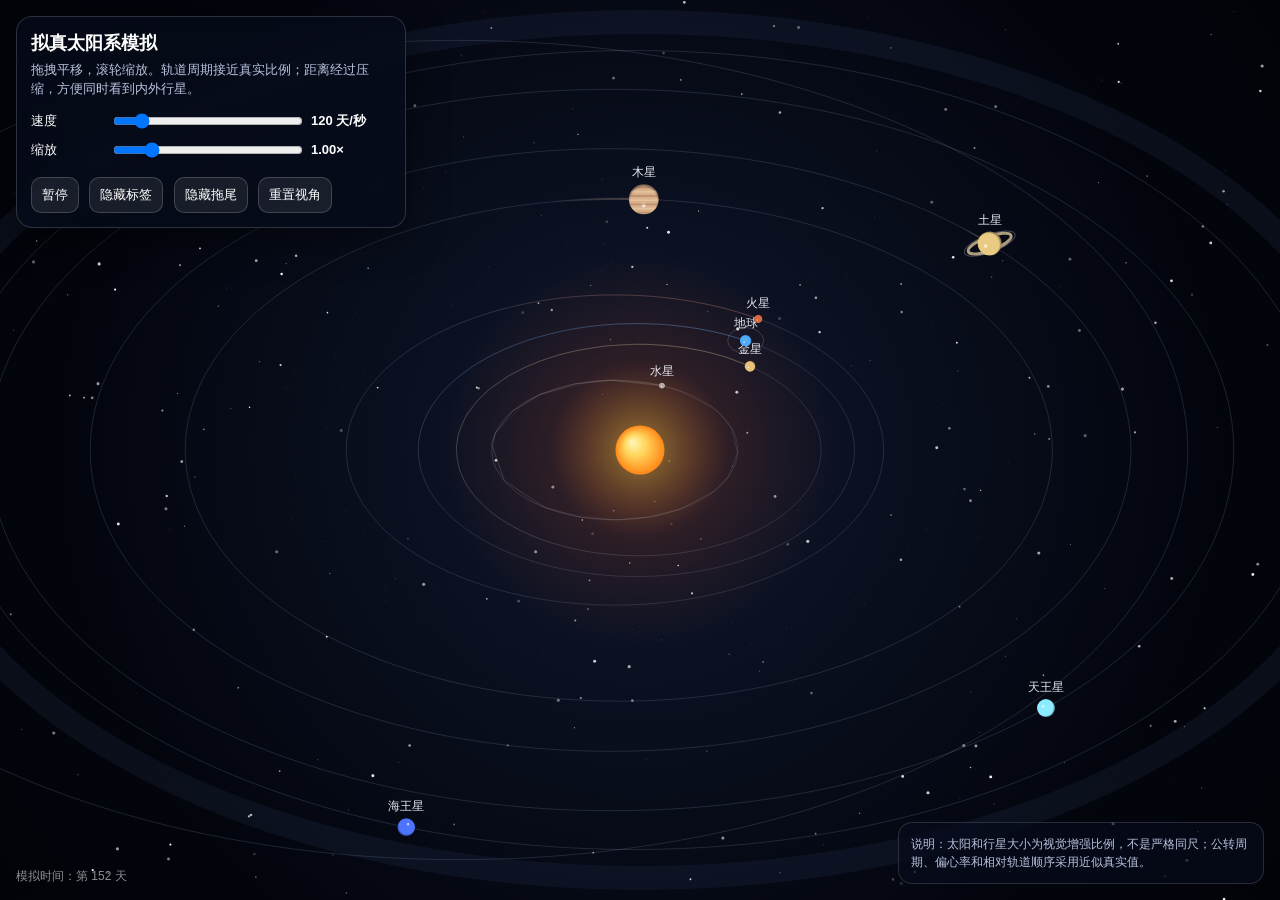
<file: 新建 文本文档.html>
<!DOCTYPE html>
<html lang="zh-CN">
<head>
  <meta charset="UTF-8" />
  <meta name="viewport" content="width=device-width, initial-scale=1.0" />
  <title>太阳系模拟</title>
  <style>
    html, body {
      margin: 0;
      width: 100%;
      height: 100%;
      overflow: hidden;
      background: #02040b;
      color: white;
      font-family: Arial, Helvetica, sans-serif;
    }

    #space {
      position: fixed;
      inset: 0;
      width: 100vw;
      height: 100vh;
      display: block;
      background: radial-gradient(circle at center, #10182e 0%, #03050d 45%, #000 100%);
    }

    #panel {
      position: fixed;
      left: 16px;
      top: 16px;
      z-index: 10;
      width: min(360px, calc(100vw - 32px));
      padding: 14px;
      border: 1px solid rgba(255,255,255,.16);
      border-radius: 16px;
      background: rgba(7, 12, 28, .78);
      box-shadow: 0 10px 40px rgba(0,0,0,.45);
      backdrop-filter: blur(10px);
      user-select: none;
    }

    #panel h1 {
      margin: 0 0 6px;
      font-size: 18px;
    }

    #panel p {
      margin: 0 0 12px;
      color: #b8c3dd;
      font-size: 13px;
      line-height: 1.45;
    }

    .row {
      display: grid;
      grid-template-columns: 70px 1fr 80px;
      gap: 10px;
      align-items: center;
      margin: 9px 0;
      font-size: 13px;
    }

    input { width: 100%; }

    button {
      margin: 8px 6px 0 0;
      padding: 8px 10px;
      border-radius: 10px;
      border: 1px solid rgba(255,255,255,.18);
      background: rgba(255,255,255,.08);
      color: white;
      cursor: pointer;
    }

    button:hover { background: rgba(255,255,255,.16); }

    #tip {
      position: fixed;
      right: 16px;
      bottom: 16px;
      z-index: 10;
      max-width: 340px;
      padding: 12px;
      border-radius: 14px;
      background: rgba(7, 12, 28, .74);
      border: 1px solid rgba(255,255,255,.14);
      color: #b8c3dd;
      font-size: 12px;
      line-height: 1.5;
    }

    #error {
      display: none;
      position: fixed;
      left: 50%;
      top: 50%;
      transform: translate(-50%, -50%);
      z-index: 20;
      max-width: 520px;
      padding: 18px;
      border-radius: 16px;
      background: rgba(90, 0, 0, .84);
      border: 1px solid rgba(255,255,255,.25);
      line-height: 1.5;
    }

    @media (max-width: 700px) {
      #tip { display: none; }
      #panel { font-size: 12px; }
    }
  </style>
</head>
<body>
  <canvas id="space"></canvas>

  <div id="panel">
    <h1>拟真太阳系模拟</h1>
    <p>拖拽平移，滚轮缩放。轨道周期接近真实比例；距离经过压缩，方便同时看到内外行星。</p>

    <div class="row">
      <span>速度</span>
      <input id="speed" type="range" min="0" max="1000" step="1" value="120">
      <strong id="speedText">120 天/秒</strong>
    </div>

    <div class="row">
      <span>缩放</span>
      <input id="zoom" type="range" min="0.45" max="3.5" step="0.01" value="1">
      <strong id="zoomText">1.00×</strong>
    </div>

    <button id="pauseBtn">暂停</button>
    <button id="labelBtn">隐藏标签</button>
    <button id="trailBtn">隐藏拖尾</button>
    <button id="resetBtn">重置视角</button>
  </div>

  <div id="tip">
    说明：太阳和行星大小为视觉增强比例，不是严格同尺；公转周期、偏心率和相对轨道顺序采用近似真实值。
  </div>

  <div id="error"></div>

  <script>
    try {
      const canvas = document.getElementById('space');
      const ctx = canvas.getContext('2d');
      const speedInput = document.getElementById('speed');
      const zoomInput = document.getElementById('zoom');
      const speedText = document.getElementById('speedText');
      const zoomText = document.getElementById('zoomText');
      const pauseBtn = document.getElementById('pauseBtn');
      const labelBtn = document.getElementById('labelBtn');
      const trailBtn = document.getElementById('trailBtn');
      const resetBtn = document.getElementById('resetBtn');
      const TAU = Math.PI * 2;

      let W = 1;
      let H = 1;
      let DPR = 1;
      let timeDays = 0;
      let lastTime = performance.now();
      let paused = false;
      let showLabels = true;
      let showTrails = true;
      let cameraX = 0;
      let cameraY = 0;
      let dragging = false;
      let px = 0;
      let py = 0;
      let stars = [];

      const planets = [
        { name: '水星', au: 0.387, days: 87.97, e: 0.2056, size: 3, color: '#b8aaa0', phase: 0.3, trail: [] },
        { name: '金星', au: 0.723, days: 224.70, e: 0.0068, size: 5.4, color: '#e8c17a', phase: 1.1, trail: [] },
        { name: '地球', au: 1.000, days: 365.26, e: 0.0167, size: 5.8, color: '#4fa8ff', phase: 2.6, trail: [], moon: true },
        { name: '火星', au: 1.524, days: 686.98, e: 0.0934, size: 4.2, color: '#d56a42', phase: 3.8, trail: [] },
        { name: '木星', au: 5.203, days: 4332.59, e: 0.0489, size: 15, color: '#d9b08a', phase: 4.5, trail: [] },
        { name: '土星', au: 9.537, days: 10759.22, e: 0.0565, size: 12, color: '#e8ca82', phase: 5.4, trail: [], rings: true },
        { name: '天王星', au: 19.191, days: 30688.5, e: 0.0463, size: 9, color: '#8cecff', phase: 0.8, trail: [] },
        { name: '海王星', au: 30.07, days: 60182, e: 0.0097, size: 8.8, color: '#4d74ff', phase: 1.9, trail: [] },
        { name: '冥王星', au: 39.48, days: 90560, e: 0.2488, size: 2.3, color: '#c8b29a', phase: 2.9, trail: [] }
      ];

      function resize() {
        W = Math.max(320, window.innerWidth || document.documentElement.clientWidth || 800);
        H = Math.max(320, window.innerHeight || document.documentElement.clientHeight || 600);
        DPR = Math.min(window.devicePixelRatio || 1, 2);
        canvas.width = Math.floor(W * DPR);
        canvas.height = Math.floor(H * DPR);
        ctx.setTransform(DPR, 0, 0, DPR, 0, 0);
        makeStars();
      }

      function makeStars() {
        const count = Math.floor(W * H / 4200);
        stars = [];
        for (let i = 0; i < count; i++) {
          stars.push({
            x: Math.random() * W,
            y: Math.random() * H,
            r: Math.random() * 1.4 + 0.2,
            a: Math.random() * 0.7 + 0.25,
            t: Math.random() * TAU
          });
        }
      }

      function zoom() {
        return Number(zoomInput.value);
      }

      function orbitRadius(au) {
        const base = Math.min(W, H) * 0.075;
        return Math.log10(1 + au * 3.3) * base * 5.1 * zoom();
      }

      function center() {
        return { x: W / 2 + cameraX, y: H / 2 + cameraY };
      }

      function position(body) {
        const angle = timeDays / body.days * TAU + body.phase;
        const r0 = orbitRadius(body.au);
        const r = r0 * (1 - body.e * body.e) / (1 + body.e * Math.cos(angle));
        return {
          angle,
          x: Math.cos(angle) * r,
          y: Math.sin(angle) * r * 0.58
        };
      }

      function drawBackground(now) {
        ctx.clearRect(0, 0, W, H);
        const bg = ctx.createRadialGradient(W / 2, H / 2, 0, W / 2, H / 2, Math.max(W, H));
        bg.addColorStop(0, '#10182e');
        bg.addColorStop(0.45, '#03050d');
        bg.addColorStop(1, '#000000');
        ctx.fillStyle = bg;
        ctx.fillRect(0, 0, W, H);

        for (const s of stars) {
          ctx.globalAlpha = Math.max(0.05, s.a + Math.sin(now / 800 + s.t) * 0.12);
          ctx.fillStyle = '#ffffff';
          ctx.beginPath();
          ctx.arc(s.x, s.y, s.r, 0, TAU);
          ctx.fill();
        }
        ctx.globalAlpha = 1;
      }

      function drawSun(cx, cy, now) {
        const r = 24 * Math.sqrt(zoom()) * (1 + Math.sin(now / 700) * 0.025);

        const glow = ctx.createRadialGradient(cx, cy, 0, cx, cy, r * 8);
        glow.addColorStop(0, 'rgba(255, 246, 170, .95)');
        glow.addColorStop(0.12, 'rgba(255, 170, 45, .45)');
        glow.addColorStop(0.45, 'rgba(255, 90, 20, .13)');
        glow.addColorStop(1, 'rgba(255, 90, 20, 0)');
        ctx.fillStyle = glow;
        ctx.beginPath();
        ctx.arc(cx, cy, r * 8, 0, TAU);
        ctx.fill();

        const sun = ctx.createRadialGradient(cx - r * 0.35, cy - r * 0.35, 0, cx, cy, r);
        sun.addColorStop(0, '#fff9bc');
        sun.addColorStop(0.45, '#ffd45a');
        sun.addColorStop(1, '#ff8718');
        ctx.fillStyle = sun;
        ctx.beginPath();
        ctx.arc(cx, cy, r, 0, TAU);
        ctx.fill();
      }

      function drawOrbit(body, cx, cy) {
        ctx.strokeStyle = 'rgba(190, 210, 255, .14)';
        ctx.lineWidth = 1;
        ctx.beginPath();
        for (let i = 0; i <= 240; i++) {
          const angle = i / 240 * TAU;
          const r0 = orbitRadius(body.au);
          const r = r0 * (1 - body.e * body.e) / (1 + body.e * Math.cos(angle));
          const x = cx + Math.cos(angle) * r;
          const y = cy + Math.sin(angle) * r * 0.58;
          if (i === 0) ctx.moveTo(x, y);
          else ctx.lineTo(x, y);
        }
        ctx.closePath();
        ctx.stroke();
      }

      function drawAsteroids(cx, cy) {
        const inner = orbitRadius(2.1);
        const outer = orbitRadius(3.3);
        ctx.fillStyle = 'rgba(210, 195, 170, .28)';
        for (let i = 0; i < 420; i++) {
          const a = (i * 2.399963 + Math.sin(i) * 0.1) % TAU;
          const f = (Math.sin(i * 17.17) + 1) / 2;
          const r = inner + (outer - inner) * f;
          const x = cx + Math.cos(a) * r;
          const y = cy + Math.sin(a) * r * 0.58;
          ctx.globalAlpha = 0.07 + (i % 10) / 40;
          ctx.beginPath();
          ctx.arc(x, y, 0.45 + (i % 3) * 0.2, 0, TAU);
          ctx.fill();
        }
        ctx.globalAlpha = 1;
      }

      function drawKuiper(cx, cy) {
        const r1 = orbitRadius(35);
        const r2 = orbitRadius(50);
        ctx.strokeStyle = 'rgba(120, 170, 255, .06)';
        ctx.lineWidth = Math.max(12, 24 * zoom());
        ctx.beginPath();
        ctx.ellipse(cx, cy, (r1 + r2) / 2, (r1 + r2) / 2 * 0.58, 0, 0, TAU);
        ctx.stroke();
      }

      function drawRings(x, y, r) {
        ctx.save();
        ctx.translate(x, y);
        ctx.rotate(-0.36);
        ctx.strokeStyle = 'rgba(235, 214, 165, .72)';
        ctx.lineWidth = Math.max(1.4, r * 0.25);
        ctx.beginPath();
        ctx.ellipse(0, 0, r * 1.9, r * 0.58, 0, 0, TAU);
        ctx.stroke();
        ctx.strokeStyle = 'rgba(255,255,255,.25)';
        ctx.lineWidth = 1;
        ctx.beginPath();
        ctx.ellipse(0, 0, r * 2.25, r * 0.73, 0, 0, TAU);
        ctx.stroke();
        ctx.restore();
      }

      function drawPlanet(body, cx, cy, now) {
        const p = position(body);
        const x = cx + p.x;
        const y = cy + p.y;
        const r = Math.max(1.2, body.size * Math.sqrt(zoom()));

        body.trail.push({ x, y });
        if (body.trail.length > 130) body.trail.shift();

        if (showTrails && body.trail.length > 2) {
          ctx.lineWidth = Math.max(1, r * 0.15);
          for (let i = 1; i < body.trail.length; i++) {
            const a = i / body.trail.length * 0.28;
            ctx.globalAlpha = a;
            ctx.strokeStyle = body.color;
            ctx.beginPath();
            ctx.moveTo(body.trail[i - 1].x, body.trail[i - 1].y);
            ctx.lineTo(body.trail[i].x, body.trail[i].y);
            ctx.stroke();
          }
          ctx.globalAlpha = 1;
        }

        if (body.rings) drawRings(x, y, r);

        const light = Math.atan2(cy - y, cx - x);
        const g = ctx.createRadialGradient(
          x + Math.cos(light) * r * .45,
          y + Math.sin(light) * r * .45,
          0,
          x,
          y,
          r * 1.25
        );
        g.addColorStop(0, '#ffffff');
        g.addColorStop(0.16, body.color);
        g.addColorStop(0.72, body.color);
        g.addColorStop(1, 'rgba(0,0,0,.78)');
        ctx.fillStyle = g;
        ctx.beginPath();
        ctx.arc(x, y, r, 0, TAU);
        ctx.fill();

        if (body.name === '木星') {
          ctx.save();
          ctx.beginPath();
          ctx.arc(x, y, r, 0, TAU);
          ctx.clip();
          ctx.globalAlpha = .28;
          for (let k = -3; k <= 3; k++) {
            ctx.fillStyle = k % 2 ? '#6b432d' : '#fff1ce';
            ctx.fillRect(x - r, y + k * r * .28, r * 2, r * .12);
          }
          ctx.restore();
        }

        if (body.name === '地球') {
          ctx.save();
          ctx.beginPath();
          ctx.arc(x, y, r, 0, TAU);
          ctx.clip();
          ctx.globalAlpha = .38;
          ctx.fillStyle = '#68df88';
          for (let k = 0; k < 4; k++) {
            ctx.beginPath();
            ctx.ellipse(
              x + Math.sin(now / 1200 + k * 1.7) * r * .5,
              y + Math.cos(now / 1600 + k) * r * .32,
              r * .22,
              r * .1,
              k,
              0,
              TAU
            );
            ctx.fill();
          }
          ctx.restore();
        }

        if (body.moon) {
          const ma = timeDays / 27.32 * TAU + 0.6;
          const md = 18 * Math.sqrt(zoom());
          const mx = x + Math.cos(ma) * md;
          const my = y + Math.sin(ma) * md * .72;
          ctx.strokeStyle = 'rgba(255,255,255,.16)';
          ctx.lineWidth = 1;
          ctx.beginPath();
          ctx.ellipse(x, y, md, md * .72, 0, 0, TAU);
          ctx.stroke();
          ctx.fillStyle = '#d8d8d8';
          ctx.beginPath();
          ctx.arc(mx, my, 1.6 * Math.sqrt(zoom()), 0, TAU);
          ctx.fill();
        }

        if (showLabels) {
          ctx.font = '12px Arial, sans-serif';
          ctx.textAlign = 'center';
          ctx.fillStyle = 'rgba(245,248,255,.92)';
          ctx.fillText(body.name, x, y - r - 8);
        }
      }

      function drawTimeText() {
        ctx.font = '12px Arial, sans-serif';
        ctx.textAlign = 'left';
        ctx.fillStyle = 'rgba(255,255,255,.55)';
        ctx.fillText('模拟时间：第 ' + Math.floor(timeDays).toLocaleString('zh-CN') + ' 天', 16, H - 20);
      }

      function frame(now) {
        const dt = Math.min((now - lastTime) / 1000, 0.05);
        lastTime = now;
        if (!paused) timeDays += dt * Number(speedInput.value);

        speedText.textContent = speedInput.value + ' 天/秒';
        zoomText.textContent = Number(zoomInput.value).toFixed(2) + '×';

        drawBackground(now);
        const c = center();
        drawKuiper(c.x, c.y);
        for (const b of planets) drawOrbit(b, c.x, c.y);
        drawAsteroids(c.x, c.y);
        drawSun(c.x, c.y, now);
        for (const b of planets) drawPlanet(b, c.x, c.y, now);
        drawTimeText();

        requestAnimationFrame(frame);
      }

      pauseBtn.onclick = function () {
        paused = !paused;
        pauseBtn.textContent = paused ? '继续' : '暂停';
      };

      labelBtn.onclick = function () {
        showLabels = !showLabels;
        labelBtn.textContent = showLabels ? '隐藏标签' : '显示标签';
      };

      trailBtn.onclick = function () {
        showTrails = !showTrails;
        trailBtn.textContent = showTrails ? '隐藏拖尾' : '显示拖尾';
      };

      resetBtn.onclick = function () {
        cameraX = 0;
        cameraY = 0;
        zoomInput.value = '1';
        for (const b of planets) b.trail.length = 0;
      };

      canvas.addEventListener('pointerdown', function (e) {
        dragging = true;
        px = e.clientX;
        py = e.clientY;
      });

      window.addEventListener('pointermove', function (e) {
        if (!dragging) return;
        cameraX += e.clientX - px;
        cameraY += e.clientY - py;
        px = e.clientX;
        py = e.clientY;
      });

      window.addEventListener('pointerup', function () {
        dragging = false;
      });

      canvas.addEventListener('wheel', function (e) {
        e.preventDefault();
        const z = Number(zoomInput.value);
        const next = Math.max(0.45, Math.min(3.5, z * (e.deltaY < 0 ? 1.08 : 0.92)));
        zoomInput.value = next.toFixed(2);
      }, { passive: false });

      window.addEventListener('resize', resize);
      resize();
      requestAnimationFrame(frame);
    } catch (err) {
      const box = document.getElementById('error');
      box.style.display = 'block';
      box.textContent = '脚本运行出错：' + err.message;
      console.error(err);
    }
  </script>
</body>
</html>
</file>
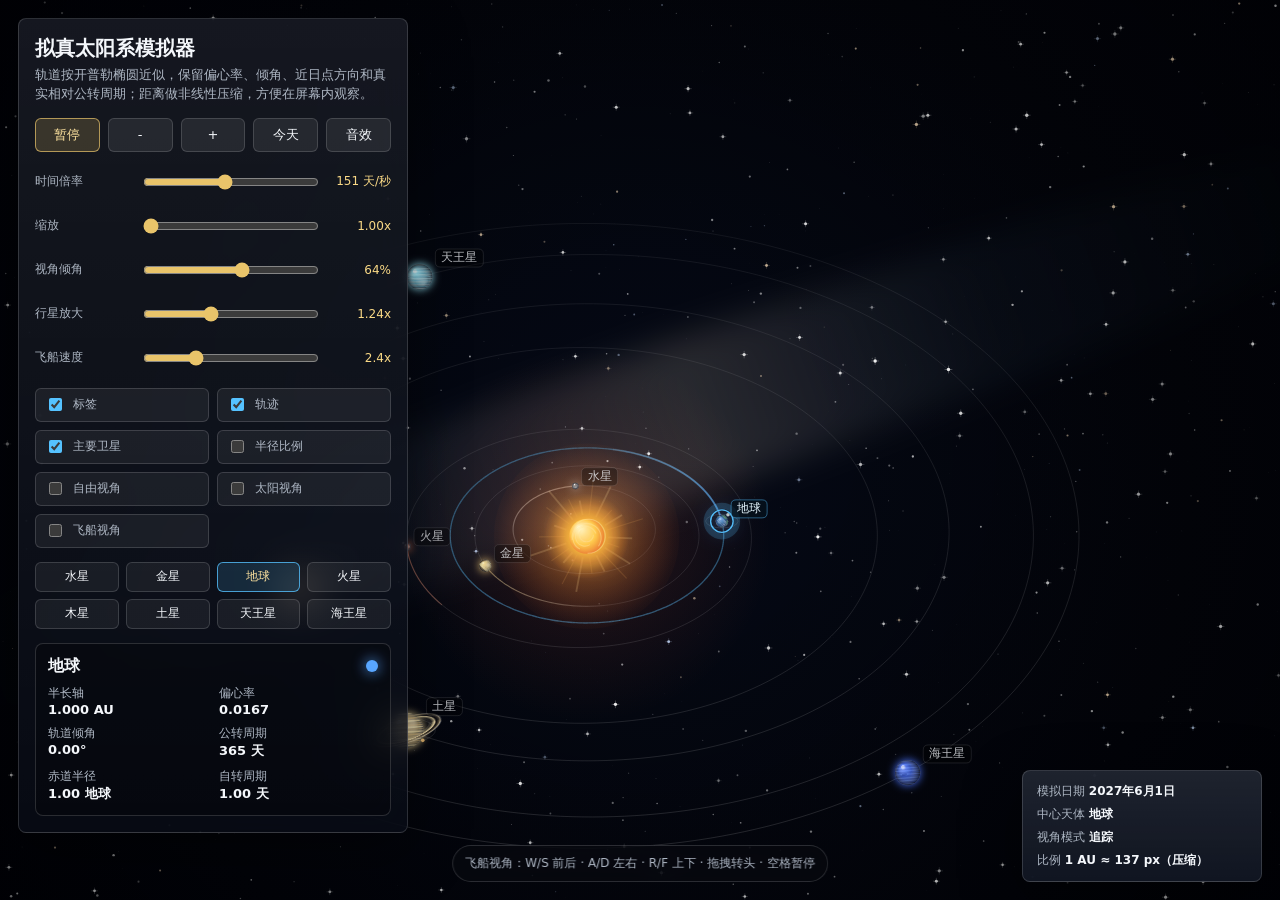
<file: Skill/solar-system.html>
<!doctype html>
<html lang="zh-CN">
<head>
  <meta charset="utf-8">
  <meta name="viewport" content="width=device-width, initial-scale=1">
  <title>拟真太阳系模拟器</title>
  <style>
    :root {
      color-scheme: dark;
      --panel: rgba(10, 14, 24, 0.78);
      --panel-strong: rgba(18, 23, 36, 0.92);
      --line: rgba(255, 255, 255, 0.15);
      --text: #f4f7fb;
      --muted: #aeb7c4;
      --accent: #e9c46a;
      --accent-2: #55c2ff;
      --danger: #ff7a7a;
      --shadow: 0 18px 60px rgba(0, 0, 0, 0.42);
      font-family: Inter, ui-sans-serif, system-ui, -apple-system, BlinkMacSystemFont, "Segoe UI", sans-serif;
    }

    * {
      box-sizing: border-box;
    }

    html,
    body {
      margin: 0;
      min-height: 100%;
      overflow: hidden;
      background: #02040a;
      color: var(--text);
    }

    #space {
      display: block;
      width: 100vw;
      height: 100vh;
      background:
        radial-gradient(circle at 42% 52%, rgba(253, 184, 19, 0.07), transparent 14%),
        radial-gradient(circle at 74% 14%, rgba(85, 194, 255, 0.08), transparent 18%),
        #02040a;
      cursor: grab;
    }

    #space:active {
      cursor: grabbing;
    }

    .hud {
      position: fixed;
      inset: 18px auto auto 18px;
      width: min(390px, calc(100vw - 36px));
      max-height: calc(100vh - 36px);
      overflow: auto;
      padding: 16px;
      border: 1px solid var(--line);
      border-radius: 8px;
      background:
        linear-gradient(180deg, rgba(255, 255, 255, 0.055), rgba(255, 255, 255, 0)),
        var(--panel);
      box-shadow: var(--shadow);
      backdrop-filter: blur(18px);
      scrollbar-width: thin;
    }

    .hud h1 {
      margin: 0 0 4px;
      font-size: 20px;
      font-weight: 720;
      letter-spacing: 0;
    }

    .hud p {
      margin: 0 0 14px;
      color: var(--muted);
      font-size: 13px;
      line-height: 1.45;
    }

    .row {
      display: grid;
      grid-template-columns: 96px 1fr auto;
      align-items: center;
      gap: 10px;
      min-height: 36px;
      margin: 8px 0;
    }

    label,
    .label {
      color: var(--muted);
      font-size: 12px;
    }

    input[type="range"] {
      width: 100%;
      accent-color: var(--accent);
    }

    .value {
      min-width: 64px;
      text-align: right;
      color: #f9d986;
      font-variant-numeric: tabular-nums;
      font-size: 12px;
    }

    .toolbar {
      display: grid;
      grid-template-columns: repeat(5, 1fr);
      gap: 8px;
      margin: 12px 0;
    }

    button {
      min-height: 34px;
      border: 1px solid var(--line);
      border-radius: 6px;
      background: rgba(255, 255, 255, 0.08);
      color: var(--text);
      font: inherit;
      font-size: 13px;
      cursor: pointer;
    }

    button:hover {
      border-color: rgba(255, 255, 255, 0.34);
      background: rgba(255, 255, 255, 0.13);
    }

    button.active {
      border-color: rgba(233, 196, 106, 0.7);
      background: rgba(233, 196, 106, 0.18);
      color: #ffe4a0;
    }

    .switches {
      display: grid;
      grid-template-columns: repeat(2, minmax(0, 1fr));
      gap: 8px;
      margin: 12px 0 14px;
    }

    .toggle {
      display: flex;
      align-items: center;
      gap: 8px;
      min-height: 34px;
      padding: 0 9px;
      border: 1px solid var(--line);
      border-radius: 6px;
      background: rgba(255, 255, 255, 0.06);
      color: var(--muted);
      font-size: 12px;
      user-select: none;
    }

    .toggle input {
      accent-color: var(--accent-2);
    }

    .planet-list {
      display: grid;
      grid-template-columns: repeat(4, minmax(0, 1fr));
      gap: 7px;
      margin-top: 12px;
    }

    .planet-pill {
      display: flex;
      align-items: center;
      justify-content: center;
      min-height: 30px;
      padding: 0 7px;
      border: 1px solid var(--line);
      border-radius: 6px;
      background: rgba(255, 255, 255, 0.06);
      color: var(--text);
      font-size: 12px;
      white-space: nowrap;
      overflow: hidden;
      text-overflow: ellipsis;
    }

    .planet-pill.active {
      border-color: rgba(85, 194, 255, 0.78);
      background: rgba(85, 194, 255, 0.15);
    }

    .readout {
      margin-top: 14px;
      padding: 12px;
      border: 1px solid var(--line);
      border-radius: 8px;
      background: rgba(0, 0, 0, 0.24);
    }

    .readout-title {
      display: flex;
      align-items: center;
      justify-content: space-between;
      gap: 12px;
      margin-bottom: 8px;
      font-weight: 700;
    }

    .swatch {
      flex: 0 0 auto;
      width: 12px;
      height: 12px;
      border-radius: 50%;
      box-shadow: 0 0 14px currentColor;
    }

    .stats {
      display: grid;
      grid-template-columns: 1fr 1fr;
      gap: 8px 12px;
      color: var(--muted);
      font-size: 12px;
    }

    .stats b {
      display: block;
      color: var(--text);
      font-size: 13px;
      font-weight: 650;
      font-variant-numeric: tabular-nums;
    }

    .status {
      position: fixed;
      right: 18px;
      bottom: 18px;
      display: grid;
      gap: 6px;
      min-width: 240px;
      padding: 12px 14px;
      border: 1px solid var(--line);
      border-radius: 8px;
      background:
        linear-gradient(180deg, rgba(255, 255, 255, 0.06), rgba(255, 255, 255, 0)),
        var(--panel-strong);
      box-shadow: var(--shadow);
      color: var(--muted);
      font-size: 12px;
      backdrop-filter: blur(18px);
    }

    .status b {
      color: var(--text);
      font-weight: 680;
      font-variant-numeric: tabular-nums;
    }

    .hint {
      position: fixed;
      left: 50%;
      bottom: 18px;
      translate: -50% 0;
      padding: 9px 12px;
      border: 1px solid var(--line);
      border-radius: 999px;
      background: rgba(8, 10, 16, 0.64);
      color: var(--muted);
      font-size: 12px;
      backdrop-filter: blur(12px);
      pointer-events: none;
      white-space: nowrap;
    }

    @media (max-width: 760px) {
      .hud {
        inset: 10px 10px auto;
        width: auto;
        max-height: 48vh;
        padding: 12px;
      }

      .row {
        grid-template-columns: 78px 1fr;
      }

      .row .value {
        grid-column: 2;
        justify-self: end;
        margin-top: -8px;
      }

      .planet-list {
        grid-template-columns: repeat(3, minmax(0, 1fr));
      }

      .status {
        right: 10px;
        bottom: 10px;
        min-width: 0;
        width: calc(100vw - 20px);
      }

      .hint {
        display: none;
      }
    }
  </style>
</head>
<body>
  <canvas id="space" aria-label="拟真太阳系模拟画布"></canvas>

  <aside class="hud" aria-label="模拟控制">
    <h1>拟真太阳系模拟器</h1>
    <p>轨道按开普勒椭圆近似，保留偏心率、倾角、近日点方向和真实相对公转周期；距离做非线性压缩，方便在屏幕内观察。</p>

    <div class="toolbar" role="group" aria-label="时间控制">
      <button id="play" class="active" title="播放或暂停">暂停</button>
      <button id="slower" title="降低时间倍率">-</button>
      <button id="faster" title="提高时间倍率">+</button>
      <button id="today" title="回到当前历元">今天</button>
      <button id="sound" title="开启或关闭孤寂太空音效">音效</button>
    </div>

    <div class="row">
      <label for="speed">时间倍率</label>
      <input id="speed" type="range" min="-2" max="7" step="0.01" value="2.18">
      <output class="value" id="speedValue">150 天/秒</output>
    </div>

    <div class="row">
      <label for="zoom">缩放</label>
      <input id="zoom" type="range" min="0.46" max="200" step="0.01" value="1">
      <output class="value" id="zoomValue">1.00x</output>
    </div>

    <div class="row">
      <label for="tilt">视角倾角</label>
      <input id="tilt" type="range" min="0.16" max="1" step="0.01" value="0.64">
      <output class="value" id="tiltValue">64%</output>
    </div>

    <div class="row">
      <label for="planetScale">行星放大</label>
      <input id="planetScale" type="range" min="0.55" max="2.4" step="0.01" value="1.24">
      <output class="value" id="planetScaleValue">1.24x</output>
    </div>

    <div class="row">
      <label for="shipSpeed">飞船速度</label>
      <input id="shipSpeed" type="range" min="0.2" max="8" step="0.1" value="2.4">
      <output class="value" id="shipSpeedValue">2.4x</output>
    </div>

    <div class="switches">
      <label class="toggle"><input id="labels" type="checkbox" checked> 标签</label>
      <label class="toggle"><input id="trails" type="checkbox" checked> 轨迹</label>
      <label class="toggle"><input id="moons" type="checkbox" checked> 主要卫星</label>
      <label class="toggle"><input id="trueSize" type="checkbox"> 半径比例</label>
      <label class="toggle"><input id="freeView" type="checkbox"> 自由视角</label>
      <label class="toggle"><input id="sunView" type="checkbox"> 太阳视角</label>
      <label class="toggle"><input id="shipView" type="checkbox"> 飞船视角</label>
    </div>

    <div class="planet-list" id="planetList" aria-label="选择追踪天体"></div>

    <section class="readout" aria-label="当前天体数据">
      <div class="readout-title">
        <span id="selectedName">地球</span>
        <span class="swatch" id="selectedSwatch"></span>
      </div>
      <div class="stats" id="stats"></div>
    </section>
  </aside>

  <div class="hint">飞船视角：W/S 前后 · A/D 左右 · R/F 上下 · 拖拽转头 · 空格暂停</div>

  <section class="status" aria-label="时间状态">
    <span>模拟日期 <b id="simDate"></b></span>
    <span>中心天体 <b id="focusName">地球</b></span>
    <span>视角模式 <b id="viewMode">追踪</b></span>
    <span>比例 <b id="scaleInfo"></b></span>
  </section>

  <script>
    const canvas = document.getElementById("space");
    const ctx = canvas.getContext("2d", { alpha: false });
    const dpr = Math.min(window.devicePixelRatio || 1, 2);

    const AU_KM = 149597870.7;
    const EARTH_RADIUS_KM = 6371;
    const J2000 = Date.UTC(2000, 0, 1, 12, 0, 0);
    const DEG = Math.PI / 180;

    const bodies = [
      { id: "mercury", name: "水星", a: 0.3871, e: 0.2056, i: 7.005, peri: 77.46, period: 87.969, radius: 0.383, day: 58.646, tilt: 0.03, phase: 252.25, color: "#b9aaa0", bands: ["#8b8078", "#ddd2c6"] },
      { id: "venus", name: "金星", a: 0.7233, e: 0.0068, i: 3.395, peri: 131.53, period: 224.701, radius: 0.949, day: -243.025, tilt: 177.4, phase: 181.98, color: "#d8b36a", bands: ["#9f7845", "#f0d186"] },
      { id: "earth", name: "地球", a: 1.0000, e: 0.0167, i: 0, peri: 102.94, period: 365.256, radius: 1, day: 0.997, tilt: 23.44, phase: 100.46, color: "#58a6ff", ocean: "#1b5fbd", land: "#4da96c", cloud: "#edf6ff" },
      { id: "mars", name: "火星", a: 1.5237, e: 0.0934, i: 1.85, peri: 336.04, period: 686.98, radius: 0.532, day: 1.026, tilt: 25.19, phase: 355.43, color: "#c96748", bands: ["#743e31", "#e59668"] },
      { id: "jupiter", name: "木星", a: 5.2028, e: 0.0489, i: 1.303, peri: 14.75, period: 4332.59, radius: 11.21, day: 0.414, tilt: 3.13, phase: 34.35, color: "#d8bb8a", bands: ["#9a6b48", "#e9d1a8", "#b88a5e", "#f2dfbf"] },
      { id: "saturn", name: "土星", a: 9.5388, e: 0.0565, i: 2.489, peri: 92.43, period: 10759.22, radius: 9.45, day: 0.444, tilt: 26.73, phase: 50.08, color: "#d9c38a", bands: ["#9f885d", "#ead8a3", "#c1a26b"], ring: true },
      { id: "uranus", name: "天王星", a: 19.1914, e: 0.0472, i: 0.773, peri: 170.96, period: 30688.5, radius: 4.01, day: -0.718, tilt: 97.77, phase: 314.05, color: "#8bd8e8", bands: ["#5fb7cf", "#d4fbff"] },
      { id: "neptune", name: "海王星", a: 30.0611, e: 0.0086, i: 1.77, peri: 44.97, period: 60182, radius: 3.88, day: 0.671, tilt: 28.32, phase: 304.35, color: "#466df3", bands: ["#2340a9", "#6e93ff"] }
    ];

    const moons = {
      earth: [{ name: "月球", period: 27.322, radius: 0.272, distance: 0.00257, color: "#c7c5bd", phase: 125 }],
      jupiter: [
        { name: "Io", period: 1.769, radius: 0.286, distance: 0.00282, color: "#e3c06a", phase: 40 },
        { name: "Eu", period: 3.551, radius: 0.245, distance: 0.00449, color: "#d4c4a8", phase: 132 },
        { name: "Ga", period: 7.155, radius: 0.413, distance: 0.00716, color: "#b8a28e", phase: 248 },
        { name: "Ca", period: 16.689, radius: 0.378, distance: 0.01259, color: "#7d766d", phase: 315 }
      ],
      saturn: [{ name: "Titan", period: 15.945, radius: 0.404, distance: 0.00817, color: "#d7a55e", phase: 76 }]
    };

    const ui = {
      play: document.getElementById("play"),
      slower: document.getElementById("slower"),
      faster: document.getElementById("faster"),
      today: document.getElementById("today"),
      sound: document.getElementById("sound"),
      speed: document.getElementById("speed"),
      zoom: document.getElementById("zoom"),
      tilt: document.getElementById("tilt"),
      planetScale: document.getElementById("planetScale"),
      shipSpeed: document.getElementById("shipSpeed"),
      labels: document.getElementById("labels"),
      trails: document.getElementById("trails"),
      moons: document.getElementById("moons"),
      trueSize: document.getElementById("trueSize"),
      freeView: document.getElementById("freeView"),
      sunView: document.getElementById("sunView"),
      shipView: document.getElementById("shipView"),
      speedValue: document.getElementById("speedValue"),
      zoomValue: document.getElementById("zoomValue"),
      tiltValue: document.getElementById("tiltValue"),
      planetScaleValue: document.getElementById("planetScaleValue"),
      shipSpeedValue: document.getElementById("shipSpeedValue"),
      planetList: document.getElementById("planetList"),
      selectedName: document.getElementById("selectedName"),
      selectedSwatch: document.getElementById("selectedSwatch"),
      stats: document.getElementById("stats"),
      simDate: document.getElementById("simDate"),
      focusName: document.getElementById("focusName"),
      viewMode: document.getElementById("viewMode"),
      scaleInfo: document.getElementById("scaleInfo")
    };

    let width = 0;
    let height = 0;
    let centerX = 0;
    let centerY = 0;
    let cameraX = 0;
    let cameraY = 0;
    let selected = bodies[2];
    let playing = true;
    let simDays = (Date.now() - J2000) / 86400000;
    let lastTime = performance.now();
    let stars = [];
    let pointer = null;
    let suppressClick = false;
    let viewYaw = 0;
    let viewPitch = 0.62;
    let viewCenter = { x: 0, y: 0, z: 0 };
    let viewCenterReady = false;
    let ship = { x: 0, y: -240, z: 70, yaw: 0, pitch: 0 };
    let keys = new Set();
    let audio = null;
    let positions = new Map();

    function resize() {
      width = innerWidth;
      height = innerHeight;
      canvas.width = Math.floor(width * dpr);
      canvas.height = Math.floor(height * dpr);
      canvas.style.width = `${width}px`;
      canvas.style.height = `${height}px`;
      ctx.setTransform(dpr, 0, 0, dpr, 0, 0);
      centerX = width * 0.5;
      centerY = height * 0.54;
      stars = makeStars(Math.floor(Math.min(1400, Math.max(460, width * height / 1250))));
    }

    function makeStars(count) {
      return Array.from({ length: count }, (_, index) => {
        const bright = Math.random() ** 2;
        return {
          x: Math.random() * width,
          y: Math.random() * height,
          r: 0.25 + bright * 1.45,
          a: 0.18 + bright * 0.82,
          tw: Math.random() * Math.PI * 2,
          parallax: 0.02 + Math.random() * 0.08,
          hue: index % 11 === 0 ? "#ffe2bd" : index % 13 === 0 ? "#c8ddff" : "#ffffff"
        };
      });
    }

    function daysPerSecond() {
      return Math.round(10 ** Number(ui.speed.value));
    }

    function distanceScale() {
      return Math.min(width, height) * 0.038 * Number(ui.zoom.value);
    }

    function orbitRadiusAU(au) {
      return Math.log1p(au * 2.22) * distanceScale() * 3.42;
    }

    function planetRadius(body) {
      const scale = Number(ui.planetScale.value);
      const zoomBoost = Math.pow(Number(ui.zoom.value), 0.58);
      if (ui.shipView.checked) return basePlanetRadius(body) * Math.max(0.28, Math.pow(Number(ui.zoom.value), 0.36) * 0.35);
      return Math.min(Math.min(width, height) * 0.19, basePlanetRadius(body) * zoomBoost);
    }

    function basePlanetRadius(body) {
      const scale = Number(ui.planetScale.value);
      if (ui.trueSize.checked) {
        return Math.max(1.2, Math.sqrt(body.radius) * 1.95 * scale);
      }
      return Math.max(3.2, Math.log1p(body.radius * 1.8) * 4.9 * scale);
    }

    function solveKepler(meanAnomaly, e) {
      let E = meanAnomaly;
      for (let n = 0; n < 7; n += 1) {
        E -= (E - e * Math.sin(E) - meanAnomaly) / (1 - e * Math.cos(E));
      }
      return E;
    }

    function roundedRectPath(x, y, w, h, r) {
      const radius = Math.min(r, w / 2, h / 2);
      ctx.moveTo(x + radius, y);
      ctx.lineTo(x + w - radius, y);
      ctx.quadraticCurveTo(x + w, y, x + w, y + radius);
      ctx.lineTo(x + w, y + h - radius);
      ctx.quadraticCurveTo(x + w, y + h, x + w - radius, y + h);
      ctx.lineTo(x + radius, y + h);
      ctx.quadraticCurveTo(x, y + h, x, y + h - radius);
      ctx.lineTo(x, y + radius);
      ctx.quadraticCurveTo(x, y, x + radius, y);
    }

    function projectOrbitPoint(x, y, z) {
      if ((ui.freeView.checked && selected) || ui.sunView.checked) {
        const dx = x - viewCenter.x;
        const dy = y - viewCenter.y;
        const dz = z - viewCenter.z;
        const yawSin = Math.sin(viewYaw);
        const yawCos = Math.cos(viewYaw);
        const pitchSin = Math.sin(viewPitch);
        const pitchCos = Math.cos(viewPitch);
        const rightX = yawCos;
        const rightY = -yawSin;
        const viewX = pitchCos * yawSin;
        const viewY = pitchCos * yawCos;
        const viewZ = pitchSin;
        const upX = -pitchSin * yawSin;
        const upY = -pitchSin * yawCos;
        const upZ = pitchCos;
        const screenX = dx * rightX + dy * rightY;
        const screenY = dx * upX + dy * upY + dz * upZ;
        return {
          x: centerX + cameraX + screenX,
          y: centerY + cameraY - screenY,
          depth: dx * viewX + dy * viewY + dz * viewZ
        };
      }
      const tilt = Number(ui.tilt.value);
      const yawCos = Math.cos(viewYaw);
      const yawSin = Math.sin(viewYaw);
      const rotatedX = x * yawCos - y * yawSin;
      const rotatedY = x * yawSin + y * yawCos;
      const projectedY = rotatedY * tilt - z * (1 - tilt) * 0.55;
      return {
        x: centerX + cameraX + rotatedX,
        y: centerY + cameraY + projectedY,
        depth: rotatedY * (1 - tilt) + z * 0.35
      };
    }

    function projectShipPoint(x, y, z) {
      const dx = x - ship.x;
      const dy = y - ship.y;
      const dz = z - ship.z;
      const yawCos = Math.cos(-ship.yaw);
      const yawSin = Math.sin(-ship.yaw);
      const side = dx * yawCos - dy * yawSin;
      const forward = dx * yawSin + dy * yawCos;
      const pitchCos = Math.cos(-ship.pitch);
      const pitchSin = Math.sin(-ship.pitch);
      const up = dz * pitchCos - forward * pitchSin;
      const depth = dz * pitchSin + forward * pitchCos;
      const near = 18;
      const fov = Math.min(width, height) * 0.95;

      if (depth <= near) {
        return {
          x: centerX + side * fov / near,
          y: centerY - up * fov / near,
          depth,
          scale: fov / near,
          visible: false,
          behind: true
        };
      }

      const scale = fov / depth;
      return {
        x: centerX + side * scale,
        y: centerY - up * scale,
        depth,
        scale,
        visible: true,
        behind: false
      };
    }

    function projectPoint(x, y, z) {
      return ui.shipView.checked ? projectShipPoint(x, y, z) : projectOrbitPoint(x, y, z);
    }

    function bodyWorldPosition(body, days) {
      const mean = ((body.phase + days * 360 / body.period) % 360) * DEG;
      const E = solveKepler(mean, body.e);
      const trueAnomaly = 2 * Math.atan2(Math.sqrt(1 + body.e) * Math.sin(E / 2), Math.sqrt(1 - body.e) * Math.cos(E / 2));
      const rAU = body.a * (1 - body.e * Math.cos(E));
      const r = orbitRadiusAU(rAU);
      const angle = trueAnomaly + body.peri * DEG;
      const incline = body.i * DEG;
      const x = r * Math.cos(angle);
      const y = r * Math.sin(angle) * Math.cos(incline);
      const z = r * Math.sin(angle) * Math.sin(incline);
      return { worldX: x, worldY: y, worldZ: z, rAU, angle, trueAnomaly };
    }

    function bodyPosition(body, days) {
      const world = bodyWorldPosition(body, days);
      return { ...projectPoint(world.worldX, world.worldY, world.worldZ), ...world };
    }

    function focusWorldPosition() {
      if (ui.sunView.checked) return { worldX: 0, worldY: 0, worldZ: 0 };
      return bodyWorldPosition(selected, simDays);
    }

    function updateViewCenter(force = false) {
      if (!ui.freeView.checked && !ui.sunView.checked) return;
      const target = focusWorldPosition();
      if (force || !viewCenterReady) {
        viewCenter.x = target.worldX;
        viewCenter.y = target.worldY;
        viewCenter.z = target.worldZ;
        viewCenterReady = true;
        return;
      }
      const ease = 0.075;
      viewCenter.x += (target.worldX - viewCenter.x) * ease;
      viewCenter.y += (target.worldY - viewCenter.y) * ease;
      viewCenter.z += (target.worldZ - viewCenter.z) * ease;
    }

    function aimShipAt(x, y, z) {
      const dx = x - ship.x;
      const dy = y - ship.y;
      const dz = z - ship.z;
      const flat = Math.hypot(dx, dy) || 1;
      ship.yaw = Math.atan2(dx, dy);
      ship.pitch = Math.max(-1.36, Math.min(1.36, Math.atan2(dz, flat)));
    }

    function placeShipNearSelected() {
      const current = bodyPosition(selected, simDays);
      const distance = Math.max(180, basePlanetRadius(selected) * 18);
      ship.x = current.worldX;
      ship.y = current.worldY - distance;
      ship.z = current.worldZ + distance * 0.22;
      aimShipAt(current.worldX, current.worldY, current.worldZ);
    }

    function updateShip(dt) {
      if (!ui.shipView.checked) return;
      const forward = {
        x: Math.sin(ship.yaw) * Math.cos(ship.pitch),
        y: Math.cos(ship.yaw) * Math.cos(ship.pitch),
        z: Math.sin(ship.pitch)
      };
      const right = { x: Math.cos(ship.yaw), y: -Math.sin(ship.yaw), z: 0 };
      const base = Math.min(width, height) * 0.13 * Number(ui.shipSpeed.value);
      const boost = keys.has("ShiftLeft") || keys.has("ShiftRight") ? 2.8 : 1;
      const speed = base * boost * dt;
      let mx = 0;
      let my = 0;
      let mz = 0;

      if (keys.has("KeyW") || keys.has("ArrowUp")) {
        mx += forward.x;
        my += forward.y;
        mz += forward.z;
      }
      if (keys.has("KeyS") || keys.has("ArrowDown")) {
        mx -= forward.x;
        my -= forward.y;
        mz -= forward.z;
      }
      if (keys.has("KeyD")) {
        mx += right.x;
        my += right.y;
      }
      if (keys.has("KeyA")) {
        mx -= right.x;
        my -= right.y;
      }
      if (keys.has("Space") || keys.has("KeyR")) mz += 1;
      if (keys.has("ControlLeft") || keys.has("ControlRight") || keys.has("KeyC") || keys.has("KeyF")) mz -= 1;
      if (keys.has("KeyQ") || keys.has("ArrowLeft")) ship.yaw -= dt * 1.15;
      if (keys.has("KeyE") || keys.has("ArrowRight")) ship.yaw += dt * 1.15;

      const length = Math.hypot(mx, my, mz);
      if (length > 0) {
        ship.x += mx / length * speed;
        ship.y += my / length * speed;
        ship.z += mz / length * speed;
      }
    }

    function drawStars(time) {
      const deepSpace = ctx.createRadialGradient(width * 0.5, height * 0.54, 0, width * 0.5, height * 0.54, Math.max(width, height) * 0.78);
      deepSpace.addColorStop(0, "#050916");
      deepSpace.addColorStop(0.55, "#02040a");
      deepSpace.addColorStop(1, "#000107");
      ctx.fillStyle = deepSpace;
      ctx.fillRect(0, 0, width, height);

      ctx.save();
      ctx.translate(width * 0.52 + cameraX * 0.015, height * 0.47 + cameraY * 0.015);
      ctx.rotate(-0.34 + Math.sin(time * 0.00007) * 0.015);
      ctx.globalCompositeOperation = "screen";
      ctx.filter = "blur(16px)";
      const milkyWay = ctx.createLinearGradient(-width * 0.58, 0, width * 0.58, 0);
      milkyWay.addColorStop(0, "rgba(65, 92, 126, 0)");
      milkyWay.addColorStop(0.28, "rgba(92, 120, 156, 0.08)");
      milkyWay.addColorStop(0.52, "rgba(233, 216, 184, 0.16)");
      milkyWay.addColorStop(0.74, "rgba(80, 109, 148, 0.07)");
      milkyWay.addColorStop(1, "rgba(65, 92, 126, 0)");
      ctx.fillStyle = milkyWay;
      ctx.beginPath();
      ctx.ellipse(0, 0, width * 0.78, Math.max(34, height * 0.085), 0, 0, Math.PI * 2);
      ctx.fill();
      ctx.filter = "none";
      ctx.globalCompositeOperation = "source-over";
      ctx.restore();

      for (const star of stars) {
        const x = (star.x + cameraX * star.parallax + width * 4) % width;
        const y = (star.y + cameraY * star.parallax + height * 4) % height;
        const alpha = star.a * (0.72 + 0.28 * Math.sin(time * 0.0018 + star.tw));
        ctx.globalAlpha = alpha;
        ctx.fillStyle = star.hue;
        ctx.beginPath();
        ctx.arc(x, y, star.r, 0, Math.PI * 2);
        ctx.fill();
        if (star.r > 1.25) {
          ctx.globalAlpha = alpha * 0.42;
          ctx.strokeStyle = star.hue;
          ctx.lineWidth = 0.6;
          ctx.beginPath();
          ctx.moveTo(x - star.r * 2.3, y);
          ctx.lineTo(x + star.r * 2.3, y);
          ctx.moveTo(x, y - star.r * 2.3);
          ctx.lineTo(x, y + star.r * 2.3);
          ctx.stroke();
        }
      }
      ctx.globalAlpha = 1;

      const vignette = ctx.createRadialGradient(width * 0.5, height * 0.5, Math.min(width, height) * 0.18, width * 0.5, height * 0.5, Math.max(width, height) * 0.72);
      vignette.addColorStop(0, "rgba(0,0,0,0)");
      vignette.addColorStop(1, "rgba(0,0,0,0.42)");
      ctx.fillStyle = vignette;
      ctx.fillRect(0, 0, width, height);
    }

    function drawSun(time) {
      const sunPos = projectPoint(0, 0, 0);
      if (ui.shipView.checked && !sunPos.visible) return;
      const sunX = sunPos.x;
      const sunY = sunPos.y;
      const pulse = 1 + Math.sin(time * 0.0017) * 0.035;
      const shipScale = ui.shipView.checked ? Math.max(0.35, Math.min(9, sunPos.scale)) : 1;
      ctx.save();
      ctx.globalCompositeOperation = "screen";
      const outer = ctx.createRadialGradient(sunX, sunY, 0, sunX, sunY, 190 * pulse * shipScale);
      outer.addColorStop(0, "rgba(255, 235, 160, 0.72)");
      outer.addColorStop(0.18, "rgba(255, 169, 59, 0.28)");
      outer.addColorStop(0.48, "rgba(255, 97, 39, 0.08)");
      outer.addColorStop(1, "rgba(255, 97, 39, 0)");
      ctx.fillStyle = outer;
      ctx.beginPath();
      ctx.arc(sunX, sunY, 190 * pulse * shipScale, 0, Math.PI * 2);
      ctx.fill();

      for (let n = 0; n < 22; n += 1) {
        const angle = n * Math.PI * 2 / 22 + Math.sin(time * 0.0004 + n) * 0.05;
        const inner = 22 * pulse * shipScale;
        const outerRay = (48 + Math.sin(time * 0.001 + n * 1.7) * 13) * pulse * shipScale;
        ctx.strokeStyle = n % 2 ? "rgba(255, 180, 72, 0.15)" : "rgba(255, 228, 150, 0.2)";
        ctx.lineWidth = n % 2 ? 1.1 : 1.8;
        ctx.beginPath();
        ctx.moveTo(sunX + Math.cos(angle) * inner, sunY + Math.sin(angle) * inner);
        ctx.lineTo(sunX + Math.cos(angle) * outerRay, sunY + Math.sin(angle) * outerRay);
        ctx.stroke();
      }
      ctx.globalCompositeOperation = "source-over";

      const glow = ctx.createRadialGradient(sunX, sunY, 0, sunX, sunY, 104 * pulse * shipScale);
      glow.addColorStop(0, "rgba(255, 245, 176, 1)");
      glow.addColorStop(0.13, "rgba(255, 191, 53, 0.92)");
      glow.addColorStop(0.42, "rgba(255, 112, 32, 0.18)");
      glow.addColorStop(1, "rgba(255, 112, 32, 0)");
      ctx.fillStyle = glow;
      ctx.beginPath();
      ctx.arc(sunX, sunY, 95 * pulse * shipScale, 0, Math.PI * 2);
      ctx.fill();

      const sun = ctx.createRadialGradient(sunX - 8 * shipScale, sunY - 9 * shipScale, 1, sunX, sunY, 22 * shipScale);
      sun.addColorStop(0, "#fff9cf");
      sun.addColorStop(0.55, "#ffca4f");
      sun.addColorStop(1, "#e45f24");
      ctx.fillStyle = sun;
      ctx.shadowColor = "#ffb23a";
      ctx.shadowBlur = 32 * shipScale;
      ctx.beginPath();
      ctx.arc(sunX, sunY, 18 * pulse * shipScale, 0, Math.PI * 2);
      ctx.fill();
      ctx.globalAlpha = 0.42;
      ctx.strokeStyle = "#ffe7a2";
      ctx.lineWidth = 1.1;
      for (let n = 0; n < 5; n += 1) {
        ctx.beginPath();
        ctx.arc(sunX + Math.sin(time * 0.001 + n) * 2 * shipScale, sunY + Math.cos(time * 0.0012 + n) * 2 * shipScale, (7 + n * 2.5) * shipScale, n, n + Math.PI * 1.24);
        ctx.stroke();
      }
      ctx.globalAlpha = 1;
      ctx.shadowBlur = 0;
      ctx.restore();
    }

    function drawOrbit(body) {
      const steps = 260;
      let previous = null;
      for (let n = 0; n <= steps; n += 1) {
        const theta = (n / steps) * Math.PI * 2;
        const rAU = body.a * (1 - body.e * body.e) / (1 + body.e * Math.cos(theta));
        const r = orbitRadiusAU(rAU);
        const angle = theta + body.peri * DEG;
        const incline = body.i * DEG;
        const point = projectPoint(
          r * Math.cos(angle),
          r * Math.sin(angle) * Math.cos(incline),
          r * Math.sin(angle) * Math.sin(incline)
        );
        if (ui.shipView.checked && !point.visible) {
          previous = null;
          continue;
        }
        if (previous) {
          const near = Math.max(0, Math.min(1, 0.48 + point.depth / Math.max(260, distanceScale() * 14)));
          const alpha = body === selected ? 0.23 + near * 0.32 : 0.07 + near * 0.12;
          ctx.strokeStyle = body === selected ? `rgba(85, 194, 255, ${alpha})` : `rgba(255, 255, 255, ${alpha})`;
          ctx.lineWidth = body === selected ? 1.35 : 0.75;
          ctx.beginPath();
          ctx.moveTo(previous.x, previous.y);
          ctx.lineTo(point.x, point.y);
          ctx.stroke();
        }
        previous = point;
      }
    }

    function drawTrail(body, pos) {
      if (!ui.trails.checked || (ui.shipView.checked && !pos.visible)) return;
      const span = Math.min(0.42, 72 / body.period);
      ctx.beginPath();
      let hasPoint = false;
      for (let n = 0; n <= 70; n += 1) {
        const pastDays = simDays - body.period * span * (n / 70);
        const p = bodyPosition(body, pastDays);
        if (ui.shipView.checked && !p.visible) continue;
        if (!hasPoint) {
          ctx.moveTo(p.x, p.y);
          hasPoint = true;
        }
        else ctx.lineTo(p.x, p.y);
      }
      if (!hasPoint) return;
      const gradient = ctx.createLinearGradient(pos.x, pos.y, centerX + cameraX, centerY + cameraY);
      gradient.addColorStop(0, body.color);
      gradient.addColorStop(1, "rgba(255,255,255,0)");
      ctx.strokeStyle = gradient;
      ctx.globalAlpha = 0.46;
      ctx.lineWidth = body === selected ? 2 : 1.2;
      ctx.stroke();
      ctx.globalAlpha = 1;
    }

    const earthLand = [
      [[-168, 72], [-142, 70], [-126, 56], [-121, 43], [-111, 31], [-97, 20], [-83, 18], [-72, 31], [-61, 46], [-64, 59], [-82, 72], [-120, 73]],
      [[-82, 12], [-70, 10], [-55, -5], [-48, -20], [-54, -36], [-66, -55], [-76, -46], [-82, -24], [-88, -8]],
      [[-54, 73], [-26, 74], [-22, 61], [-42, 59], [-58, 66]],
      [[-18, 35], [12, 37], [35, 30], [50, 12], [44, -18], [31, -35], [18, -34], [6, -17], [-8, 6]],
      [[-10, 71], [22, 69], [52, 58], [78, 55], [104, 45], [124, 34], [143, 48], [168, 58], [158, 35], [116, 18], [82, 8], [70, -8], [43, -10], [31, 6], [13, 20], [-5, 36]],
      [[42, 30], [58, 26], [74, 18], [82, 9], [75, -2], [62, 5], [47, 13]],
      [[96, 7], [119, 5], [128, -6], [114, -10], [101, -4]],
      [[111, -10], [154, -13], [153, -34], [134, -43], [113, -32]],
      [[-180, -62], [-120, -68], [-45, -64], [30, -69], [118, -64], [180, -68], [180, -90], [-180, -90]]
    ];

    function surfaceView(body) {
      if (ui.sunView.checked) return { lon: -viewYaw, lat: -viewPitch };
      if (ui.freeView.checked && body === selected) return { lon: -viewYaw, lat: -viewPitch };
      if (ui.shipView.checked) return { lon: -ship.yaw, lat: -ship.pitch * 0.65 };
      return { lon: 0, lat: 0 };
    }

    function surfacePoint(lon, lat, rotation, radius, view = { lon: 0, lat: 0 }) {
      const lambda = lon * DEG + rotation + view.lon;
      const phi = lat * DEG;
      const cosPhi = Math.cos(phi);
      const sx = cosPhi * Math.sin(lambda);
      const sy = Math.sin(phi);
      const sz = cosPhi * Math.cos(lambda);
      const tiltCos = Math.cos(view.lat);
      const tiltSin = Math.sin(view.lat);
      const screenY = sy * tiltCos - sz * tiltSin;
      const depth = sy * tiltSin + sz * tiltCos;
      return { x: radius * sx, y: -radius * screenY, visible: depth > -0.08, depth };
    }

    function drawMapPolygon(points, rotation, radius, view) {
      let started = false;
      for (const [lon, lat] of points) {
        const p = surfacePoint(lon, lat, rotation, radius, view);
        if (!p.visible) {
          started = false;
          continue;
        }
        if (!started) {
          ctx.moveTo(p.x, p.y);
          started = true;
        } else {
          ctx.lineTo(p.x, p.y);
        }
      }
    }

    function drawSurfaceOval(lon, lat, w, h, angle, rotation, radius, view, fill, stroke = null, alpha = 1) {
      const p = surfacePoint(lon, lat, rotation, radius, view);
      if (!p.visible) return;
      ctx.save();
      ctx.globalAlpha *= alpha * Math.max(0.18, Math.min(1, p.depth + 0.28));
      if (fill) ctx.fillStyle = fill;
      if (stroke) ctx.strokeStyle = stroke;
      ctx.beginPath();
      ctx.ellipse(p.x, p.y, radius * w, radius * h, angle, 0, Math.PI * 2);
      if (fill) ctx.fill();
      if (stroke) ctx.stroke();
      ctx.restore();
    }

    function drawCrater(seed, radius, view, tone = "rgba(35, 32, 30, 0.32)") {
      const lon = ((seed * 137.51) % 360) - 180;
      const lat = Math.sin(seed * 12.989) * 68;
      const p = surfacePoint(lon, lat, 0, radius, view);
      if (!p.visible) return;
      const r = radius * (0.035 + ((seed * 17.17) % 1) * 0.075);
      ctx.strokeStyle = tone;
      ctx.lineWidth = Math.max(0.5, r * 0.18);
      ctx.beginPath();
      ctx.ellipse(p.x, p.y, r, r * 0.72, seed, 0, Math.PI * 2);
      ctx.stroke();
      ctx.fillStyle = "rgba(255,255,255,0.08)";
      ctx.beginPath();
      ctx.arc(p.x - r * 0.24, p.y - r * 0.18, Math.max(0.4, r * 0.18), 0, Math.PI * 2);
      ctx.fill();
    }

    function stripedSphere(body, radius, rotation) {
      const view = surfaceView(body);
      const gradient = ctx.createRadialGradient(-radius * 0.38, -radius * 0.45, radius * 0.1, 0, 0, radius);
      gradient.addColorStop(0, "#ffffff");
      gradient.addColorStop(0.12, body.color);
      gradient.addColorStop(1, "#111521");
      ctx.fillStyle = gradient;
      ctx.beginPath();
      ctx.arc(0, 0, radius, 0, Math.PI * 2);
      ctx.fill();

      ctx.save();
      ctx.clip();
      if (body.id === "earth") {
        const ocean = ctx.createRadialGradient(-radius * 0.3, -radius * 0.35, radius * 0.08, 0, 0, radius);
        ocean.addColorStop(0, "#7ec8ff");
        ocean.addColorStop(0.22, "#236ec9");
        ocean.addColorStop(1, "#071e55");
        ctx.fillStyle = ocean;
        ctx.beginPath();
        ctx.arc(0, 0, radius, 0, Math.PI * 2);
        ctx.fill();

        ctx.globalAlpha = 0.92;
        ctx.fillStyle = "#3f9e62";
        ctx.strokeStyle = "rgba(220, 236, 192, 0.18)";
        ctx.lineWidth = Math.max(0.5, radius * 0.018);
        for (const land of earthLand) {
          ctx.beginPath();
          drawMapPolygon(land, rotation * 0.22, radius, view);
          ctx.closePath();
          ctx.fill();
          ctx.stroke();
        }

        ctx.globalAlpha = 0.22;
        ctx.strokeStyle = "rgba(13, 38, 98, 0.6)";
        ctx.lineWidth = Math.max(0.35, radius * 0.006);
        for (let n = -5; n <= 5; n += 1) {
          ctx.beginPath();
          ctx.ellipse(Math.sin(rotation * 0.13 + n) * radius * 0.24, n * radius * 0.15, radius * 0.74, radius * 0.034, n * 0.22, 0, Math.PI * 2);
          ctx.stroke();
        }

        ctx.globalAlpha = 0.34;
        ctx.fillStyle = "#d7c58b";
        for (const desert of [[18, 21, 30, 9], [45, 25, 19, 6], [135, -24, 16, 7], [-103, 38, 12, 5]]) {
          drawSurfaceOval(desert[0], desert[1], desert[2] / 100, desert[3] / 100, 0.15, rotation * 0.22, radius, view, "#d7c58b", null, 0.62);
        }

        ctx.globalAlpha = 0.28;
        ctx.strokeStyle = body.cloud;
        ctx.lineWidth = Math.max(0.6, radius * 0.07);
        for (let n = -2; n <= 2; n += 1) {
          ctx.beginPath();
          ctx.ellipse(Math.sin(rotation * 0.36 + n) * radius * 0.18, n * radius * 0.21, radius * 0.82, radius * 0.055, rotation * 0.12, 0, Math.PI * 2);
          ctx.stroke();
        }
        ctx.globalAlpha = 0.8;
        ctx.fillStyle = "rgba(255,255,255,0.82)";
        for (const cap of [[0, -82, 80, 12], [0, 83, 44, 7]]) {
          drawSurfaceOval(cap[0], cap[1], cap[2] / 100, cap[3] / 100, 0, rotation * 0.22, radius, view, "rgba(255,255,255,0.82)", null, 0.95);
        }
        for (const storm of [[-65, 22, 0.15, 0.045], [152, -34, 0.12, 0.04], [5, -45, 0.18, 0.035]]) {
          drawSurfaceOval(storm[0], storm[1], storm[2], storm[3], 0.5, rotation * 0.32, radius, view, null, "rgba(255,255,255,0.55)", 0.7);
        }
      } else if (body.id === "mercury") {
        for (let n = 1; n <= 46; n += 1) drawCrater(n * 0.37, radius, view);
      } else if (body.id === "venus") {
        ctx.globalAlpha = 0.38;
        ctx.strokeStyle = "#fff0b7";
        ctx.lineWidth = Math.max(0.8, radius * 0.06);
        for (let n = -5; n <= 5; n += 1) {
          ctx.beginPath();
          ctx.ellipse(Math.sin(rotation * 0.14 + n) * radius * 0.1, n * radius * 0.14, radius * 0.95, radius * 0.075, rotation * 0.06 + n * 0.12, 0, Math.PI * 2);
          ctx.stroke();
        }
        for (const swirl of [[-40, 30, 0.28, 0.055], [86, -18, 0.22, 0.05], [160, 8, 0.18, 0.045]]) {
          drawSurfaceOval(swirl[0], swirl[1], swirl[2], swirl[3], 0.4, rotation * 0.12, radius, view, null, "rgba(255,246,190,0.42)", 0.75);
        }
      } else if (body.id === "mars") {
        ctx.globalAlpha = 0.46;
        ctx.fillStyle = "#5e332c";
        for (const region of [[-35, -8, 46, 10], [55, 4, 32, 8], [118, -22, 22, 7], [-125, 12, 28, 9]]) {
          drawSurfaceOval(region[0], region[1], region[2] / 100, region[3] / 100, 0.2, rotation * 0.35, radius, view, "#5e332c", null, 0.58);
        }
        ctx.globalAlpha = 0.86;
        ctx.fillStyle = "#f3dfc5";
        for (const cap of [[0, -76, 58, 9], [0, 75, 42, 7]]) {
          drawSurfaceOval(cap[0], cap[1], cap[2] / 100, cap[3] / 100, 0, rotation * 0.35, radius, view, "#f3dfc5", null, 0.95);
        }
        drawSurfaceOval(-70, -14, 0.46, 0.028, -0.35, rotation * 0.35, radius, view, null, "rgba(52,28,23,0.45)", 1);
        drawSurfaceOval(28, -4, 0.32, 0.02, 0.15, rotation * 0.35, radius, view, null, "rgba(84,41,31,0.38)", 1);
        for (let n = 4; n <= 24; n += 1) drawCrater(n * 0.52, radius, view, "rgba(75, 42, 34, 0.24)");
      } else if (body.bands) {
        for (let n = -7; n <= 7; n += 1) {
          const color = body.bands[Math.abs(n) % body.bands.length];
          ctx.fillStyle = color;
          ctx.globalAlpha = body.id === "jupiter" || body.id === "saturn" ? 0.72 : 0.34;
          const y = n * radius * 0.13 + Math.sin(rotation + n) * radius * 0.025;
          ctx.beginPath();
          ctx.ellipse(0, y, radius * 1.18, radius * 0.05, Math.sin(rotation) * 0.08, 0, Math.PI * 2);
          ctx.fill();
        }
        if (body.id === "jupiter") {
          ctx.globalAlpha = 0.82;
          ctx.fillStyle = "#b55d43";
          ctx.beginPath();
          ctx.ellipse(radius * 0.42 * Math.sin(rotation * 0.6), radius * 0.22, radius * 0.25, radius * 0.13, -0.2, 0, Math.PI * 2);
          ctx.fill();
        } else if (body.id === "neptune") {
          ctx.globalAlpha = 0.45;
          ctx.fillStyle = "#132e8d";
          ctx.beginPath();
          ctx.ellipse(radius * 0.28 * Math.sin(rotation * 0.45), radius * 0.16, radius * 0.22, radius * 0.1, -0.24, 0, Math.PI * 2);
          ctx.fill();
        } else if (body.id === "uranus") {
          ctx.globalAlpha = 0.18;
          ctx.strokeStyle = "#e6ffff";
          ctx.lineWidth = Math.max(0.7, radius * 0.035);
          ctx.beginPath();
          ctx.ellipse(0, 0, radius * 0.98, radius * 0.22, 0.15, 0, Math.PI * 2);
          ctx.stroke();
        }
      }
      ctx.restore();
      ctx.globalAlpha = 1;
    }

    function drawRing(radius, part = "full") {
      ctx.save();
      ctx.rotate(-0.33);
      ctx.scale(1, 0.34);
      const ring = ctx.createRadialGradient(0, 0, radius * 1.05, 0, 0, radius * 2.45);
      ring.addColorStop(0, "rgba(255,255,255,0)");
      ring.addColorStop(0.34, "rgba(218, 199, 150, 0.12)");
      ring.addColorStop(0.48, "rgba(238, 219, 170, 0.76)");
      ring.addColorStop(0.56, "rgba(40, 30, 24, 0.18)");
      ring.addColorStop(0.72, "rgba(199, 176, 128, 0.52)");
      ring.addColorStop(1, "rgba(255,255,255,0)");
      ctx.strokeStyle = ring;
      ctx.lineWidth = Math.max(5, radius * 0.72);
      ctx.beginPath();
      if (part === "front") {
        ctx.arc(0, 0, radius * 1.72, 0.08, Math.PI - 0.08);
      } else {
        ctx.arc(0, 0, radius * 1.72, 0, Math.PI * 2);
      }
      ctx.stroke();
      ctx.lineWidth = Math.max(1, radius * 0.12);
      ctx.strokeStyle = "rgba(255,255,255,0.18)";
      ctx.beginPath();
      ctx.arc(0, 0, radius * 2.08, part === "front" ? 0.18 : 0, part === "front" ? Math.PI - 0.18 : Math.PI * 2);
      ctx.stroke();
      ctx.restore();
    }

    function drawPlanet(body, pos, time) {
      if (ui.shipView.checked && !pos.visible) return;
      const perspectiveScale = ui.shipView.checked ? Math.max(0.16, Math.min(18, pos.scale)) : 1;
      const radius = planetRadius(body) * perspectiveScale;
      const rotation = body.day ? (simDays / body.day) * Math.PI * 2 : time * 0.001;

      ctx.save();
      ctx.translate(pos.x, pos.y);

      if (body.ring) drawRing(radius);
      ctx.shadowColor = body.color;
      ctx.shadowBlur = body === selected ? 22 : 8;
      stripedSphere(body, radius, rotation);
      ctx.shadowBlur = 0;

      const lightAngle = Math.atan2(centerY + cameraY - pos.y, centerX + cameraX - pos.x);
      const litX = Math.cos(lightAngle) * radius * 0.58;
      const litY = Math.sin(lightAngle) * radius * 0.58;
      const phase = ctx.createRadialGradient(litX, litY, radius * 0.08, -litX * 0.35, -litY * 0.35, radius * 1.42);
      phase.addColorStop(0, "rgba(255,255,255,0.24)");
      phase.addColorStop(0.34, "rgba(255,255,255,0)");
      phase.addColorStop(0.68, "rgba(0,0,0,0.28)");
      phase.addColorStop(1, "rgba(0,0,0,0.68)");
      ctx.fillStyle = phase;
      ctx.beginPath();
      ctx.arc(0, 0, radius, 0, Math.PI * 2);
      ctx.fill();

      const rim = ctx.createRadialGradient(0, 0, radius * 0.72, 0, 0, radius * 1.05);
      rim.addColorStop(0, "rgba(255,255,255,0)");
      rim.addColorStop(0.72, "rgba(255,255,255,0)");
      rim.addColorStop(1, "rgba(255,255,255,0.22)");
      ctx.fillStyle = rim;
      ctx.beginPath();
      ctx.arc(0, 0, radius, 0, Math.PI * 2);
      ctx.fill();

      if (body.ring) drawRing(radius, "front");

      if (body === selected) {
        ctx.strokeStyle = "rgba(85, 194, 255, 0.95)";
        ctx.lineWidth = 1.4;
        ctx.beginPath();
        ctx.arc(0, 0, radius + 5, 0, Math.PI * 2);
        ctx.stroke();
        ctx.strokeStyle = "rgba(85, 194, 255, 0.2)";
        ctx.lineWidth = 6;
        ctx.beginPath();
        ctx.arc(0, 0, radius + 9, 0, Math.PI * 2);
        ctx.stroke();
      }

      ctx.restore();

      if (ui.labels.checked) {
        ctx.save();
        ctx.font = "12px Inter, system-ui, sans-serif";
        ctx.textBaseline = "middle";
        const label = body.name;
        const labelX = pos.x + radius + 9;
        const labelY = pos.y - radius - 6;
        const labelWidth = ctx.measureText(label).width + 12;
        ctx.fillStyle = body === selected ? "rgba(5, 18, 30, 0.72)" : "rgba(0, 0, 0, 0.34)";
        ctx.strokeStyle = body === selected ? "rgba(85, 194, 255, 0.45)" : "rgba(255,255,255,0.1)";
        ctx.lineWidth = 1;
        ctx.beginPath();
        roundedRectPath(labelX - 6, labelY - 9, labelWidth, 18, 5);
        ctx.fill();
        ctx.stroke();
        ctx.fillStyle = body === selected ? "#e6f7ff" : "rgba(244,247,251,0.76)";
        ctx.fillText(label, labelX, labelY);
        ctx.restore();
      }
    }

    function drawMoons(body, pos) {
      if (!ui.moons.checked || !moons[body.id]) return;
      const parentRadius = planetRadius(body);
      for (const moon of moons[body.id]) {
        const angle = ((simDays / moon.period) * 360 + moon.phase) * DEG;
        const distance = Math.max(parentRadius + 10, orbitRadiusAU(moon.distance) * 14);
        if (ui.shipView.checked) {
          if (!pos.visible) continue;
          const moonPos = projectPoint(
            pos.worldX + Math.cos(angle) * distance,
            pos.worldY + Math.sin(angle) * distance,
            pos.worldZ + Math.sin(angle) * distance * 0.18
          );
          if (!moonPos.visible) continue;
          ctx.strokeStyle = "rgba(255,255,255,0.10)";
          ctx.lineWidth = 0.8;
          ctx.beginPath();
          ctx.moveTo(pos.x, pos.y);
          ctx.lineTo(moonPos.x, moonPos.y);
          ctx.stroke();
          const r = Math.max(1.2, planetRadius({ radius: moon.radius }) * Math.max(0.14, Math.min(12, moonPos.scale)) * 0.55);
          ctx.fillStyle = moon.color;
          ctx.beginPath();
          ctx.arc(moonPos.x, moonPos.y, r, 0, Math.PI * 2);
          ctx.fill();
          continue;
        }
        const mx = pos.x + Math.cos(angle) * distance;
        const my = pos.y + Math.sin(angle) * distance * 0.42;
        ctx.strokeStyle = "rgba(255,255,255,0.14)";
        ctx.lineWidth = 0.8;
        ctx.beginPath();
        ctx.ellipse(pos.x, pos.y, distance, distance * 0.42, 0, 0, Math.PI * 2);
        ctx.stroke();
        const r = Math.max(1.4, planetRadius({ radius: moon.radius }) * 0.55);
        ctx.fillStyle = moon.color;
        ctx.beginPath();
        ctx.arc(mx, my, r, 0, Math.PI * 2);
        ctx.fill();
      }
    }

    function updateCamera(force = false) {
      if (ui.shipView.checked || ui.freeView.checked) return;
      if (!selected || (pointer && pointer.mode === "pan")) return;
      const selectedPos = positions.get(selected.id);
      if (!selectedPos) return;
      const targetX = centerX - selectedPos.x;
      const targetY = centerY - selectedPos.y;
      const strength = force || ui.freeView.checked ? 1 : 0.12;
      cameraX += targetX * strength;
      cameraY += targetY * strength;
    }

    function lockSelectedToCenter() {
      if (!selected) return;
      if (ui.freeView.checked || ui.sunView.checked) {
        cameraX = 0;
        cameraY = 0;
        updateViewCenter(true);
      }
      positions.clear();
      for (const body of bodies) positions.set(body.id, bodyPosition(body, simDays));
      updateCamera(true);
      positions.clear();
      for (const body of bodies) positions.set(body.id, bodyPosition(body, simDays));
    }

    function selectBody(body) {
      selected = body;
      if (ui.shipView.checked) {
        const current = bodyPosition(body, simDays);
        aimShipAt(current.worldX, current.worldY, current.worldZ);
      } else if (ui.freeView.checked) {
        viewCenterReady = true;
      } else {
        // Let the tracking camera ease toward the newly selected planet.
      }
      updateReadout();
    }

    function draw(time) {
      const dt = Math.min(0.06, (time - lastTime) / 1000);
      lastTime = time;
      if (playing) simDays += dt * daysPerSecond();
      updateShip(dt);
      updateViewCenter();

      drawStars(time);
      positions.clear();
      for (const body of bodies) positions.set(body.id, bodyPosition(body, simDays));
      updateCamera();
      positions.clear();
      for (const body of bodies) positions.set(body.id, bodyPosition(body, simDays));

      if (ui.trails.checked) {
        for (const body of bodies) drawTrail(body, positions.get(body.id));
      }
      for (const body of bodies) drawOrbit(body);
      drawSun(time);

      const sorted = bodies
        .map((body) => ({ body, pos: positions.get(body.id) }))
        .sort((a, b) => a.pos.depth - b.pos.depth);
      for (const item of sorted) drawMoons(item.body, item.pos);
      for (const item of sorted) drawPlanet(item.body, item.pos, time);

      updateHud();
      requestAnimationFrame(draw);
    }

    function formatDate(days) {
      return new Intl.DateTimeFormat("zh-CN", { dateStyle: "medium" }).format(new Date(J2000 + days * 86400000));
    }

    function updateHud() {
      ui.speedValue.textContent = `${daysPerSecond().toLocaleString("zh-CN")} 天/秒`;
      ui.zoomValue.textContent = `${Number(ui.zoom.value).toFixed(2)}x`;
      ui.tiltValue.textContent = `${Math.round(Number(ui.tilt.value) * 100)}%`;
      ui.planetScaleValue.textContent = `${Number(ui.planetScale.value).toFixed(2)}x`;
      ui.shipSpeedValue.textContent = `${Number(ui.shipSpeed.value).toFixed(1)}x`;
      ui.simDate.textContent = formatDate(simDays);
      ui.focusName.textContent = ui.sunView.checked ? "太阳" : selected.name;
      ui.viewMode.textContent = ui.shipView.checked ? "飞船" : ui.sunView.checked ? "太阳" : ui.freeView.checked ? "自由" : "追踪";
      ui.scaleInfo.textContent = ui.shipView.checked
        ? `飞船坐标 ${Math.round(ship.x)}, ${Math.round(ship.y)}, ${Math.round(ship.z)}`
        : `1 AU ≈ ${Math.round(orbitRadiusAU(1)).toLocaleString("zh-CN")} px（压缩）`;
    }

    function updateReadout() {
      ui.selectedName.textContent = selected.name;
      ui.selectedSwatch.style.color = selected.color;
      ui.selectedSwatch.style.background = selected.color;
      const statRows = [
        ["半长轴", `${selected.a.toFixed(3)} AU`],
        ["偏心率", selected.e.toFixed(4)],
        ["轨道倾角", `${selected.i.toFixed(2)}°`],
        ["公转周期", `${Math.round(selected.period).toLocaleString("zh-CN")} 天`],
        ["赤道半径", `${selected.radius.toFixed(2)} 地球`],
        ["自转周期", `${Math.abs(selected.day).toFixed(2)} 天${selected.day < 0 ? " 逆行" : ""}`]
      ];
      ui.stats.innerHTML = statRows.map(([label, value]) => `<span>${label}<b>${value}</b></span>`).join("");
      for (const pill of ui.planetList.children) {
        pill.classList.toggle("active", pill.dataset.id === selected.id);
      }
    }

    function makePlanetButtons() {
      for (const body of bodies) {
        const button = document.createElement("button");
        button.className = "planet-pill";
        button.dataset.id = body.id;
        button.textContent = body.name;
        button.title = `追踪${body.name}`;
        button.addEventListener("click", () => selectBody(body));
        ui.planetList.appendChild(button);
      }
      updateReadout();
    }

    function adjustSpeed(delta) {
      ui.speed.value = String(Math.max(Number(ui.speed.min), Math.min(Number(ui.speed.max), Number(ui.speed.value) + delta)));
      updateHud();
    }

    function createSpaceAudio() {
      const AudioContext = window.AudioContext || window.webkitAudioContext;
      if (!AudioContext) return null;
      const context = new AudioContext();
      const master = context.createGain();
      master.gain.value = 0.0001;
      master.connect(context.destination);

      const compressor = context.createDynamicsCompressor();
      compressor.threshold.value = -28;
      compressor.knee.value = 18;
      compressor.ratio.value = 4;
      compressor.attack.value = 0.08;
      compressor.release.value = 0.8;
      compressor.connect(master);

      const low = context.createOscillator();
      const lowGain = context.createGain();
      const lowFilter = context.createBiquadFilter();
      low.type = "triangle";
      low.frequency.value = 55;
      lowGain.gain.value = 0.22;
      lowFilter.type = "lowpass";
      lowFilter.frequency.value = 340;
      low.connect(lowFilter);
      lowFilter.connect(lowGain);
      lowGain.connect(compressor);

      const mid = context.createOscillator();
      const midGain = context.createGain();
      const midFilter = context.createBiquadFilter();
      mid.type = "sawtooth";
      mid.frequency.value = 111;
      midGain.gain.value = 0.055;
      midFilter.type = "bandpass";
      midFilter.frequency.value = 620;
      midFilter.Q.value = 0.85;
      mid.connect(midFilter);
      midFilter.connect(midGain);
      midGain.connect(compressor);

      const noiseBuffer = context.createBuffer(1, context.sampleRate * 4, context.sampleRate);
      const noiseData = noiseBuffer.getChannelData(0);
      for (let i = 0; i < noiseData.length; i += 1) {
        noiseData[i] = (Math.random() * 2 - 1) * (1 - i / noiseData.length * 0.25);
      }
      const noise = context.createBufferSource();
      const noiseGain = context.createGain();
      const noiseFilter = context.createBiquadFilter();
      noise.buffer = noiseBuffer;
      noise.loop = true;
      noiseGain.gain.value = 0.038;
      noiseFilter.type = "bandpass";
      noiseFilter.frequency.value = 980;
      noiseFilter.Q.value = 0.48;
      noise.connect(noiseFilter);
      noiseFilter.connect(noiseGain);
      noiseGain.connect(compressor);

      const lfo = context.createOscillator();
      const lfoGain = context.createGain();
      lfo.type = "sine";
      lfo.frequency.value = 0.021;
      lfoGain.gain.value = 220;
      lfo.connect(lfoGain);
      lfoGain.connect(midFilter.frequency);

      const noiseLfo = context.createOscillator();
      const noiseLfoGain = context.createGain();
      noiseLfo.type = "sine";
      noiseLfo.frequency.value = 0.013;
      noiseLfoGain.gain.value = 420;
      noiseLfo.connect(noiseLfoGain);
      noiseLfoGain.connect(noiseFilter.frequency);

      const shimmer = context.createOscillator();
      const shimmerGain = context.createGain();
      const shimmerFilter = context.createBiquadFilter();
      shimmer.type = "sine";
      shimmer.frequency.value = 740;
      shimmerGain.gain.value = 0.018;
      shimmerFilter.type = "bandpass";
      shimmerFilter.frequency.value = 1180;
      shimmerFilter.Q.value = 9;
      shimmer.connect(shimmerFilter);
      shimmerFilter.connect(shimmerGain);
      shimmerGain.connect(compressor);

      low.start();
      mid.start();
      noise.start();
      lfo.start();
      noiseLfo.start();
      shimmer.start();

      const audioState = {
        context,
        master,
        compressor,
        nodes: [low, mid, noise, lfo, noiseLfo, shimmer],
        enabled: false,
        timer: null
      };

      audioState.scheduleDistantTone = () => {
        if (!audioState.enabled) return;
        const now = context.currentTime;
        const tone = context.createOscillator();
        const toneGain = context.createGain();
        const toneFilter = context.createBiquadFilter();
        const options = [185, 247, 330, 392, 494, 660];
        tone.type = Math.random() > 0.5 ? "sine" : "triangle";
        tone.frequency.setValueAtTime(options[Math.floor(Math.random() * options.length)] * (Math.random() > 0.78 ? 2 : 1), now);
        tone.detune.setValueAtTime((Math.random() * 16 - 8), now);
        toneFilter.type = "bandpass";
        toneFilter.frequency.value = 900 + Math.random() * 1500;
        toneFilter.Q.value = 5 + Math.random() * 8;
        toneGain.gain.setValueAtTime(0.0001, now);
        toneGain.gain.exponentialRampToValueAtTime(0.045 + Math.random() * 0.035, now + 2.5 + Math.random() * 2);
        toneGain.gain.exponentialRampToValueAtTime(0.0001, now + 9 + Math.random() * 7);
        tone.connect(toneFilter);
        toneFilter.connect(toneGain);
        toneGain.connect(compressor);
        tone.start(now);
        tone.stop(now + 18);
        audioState.timer = window.setTimeout(audioState.scheduleDistantTone, 5000 + Math.random() * 11000);
      };

      return audioState;
    }

    async function toggleSpaceAudio() {
      if (!audio) audio = createSpaceAudio();
      if (!audio) return;
      if (audio.context.state === "suspended") await audio.context.resume();
      const now = audio.context.currentTime;
      audio.enabled = !audio.enabled;
      audio.master.gain.cancelScheduledValues(now);
      audio.master.gain.setTargetAtTime(audio.enabled ? 0.78 : 0.0001, now, audio.enabled ? 0.9 : 1.6);
      if (audio.enabled) {
        if (audio.timer) window.clearTimeout(audio.timer);
        audio.scheduleDistantTone();
        ui.sound.textContent = "静音";
      } else {
        if (audio.timer) window.clearTimeout(audio.timer);
        ui.sound.textContent = "音效";
      }
      ui.sound.classList.toggle("active", audio.enabled);
    }

    ui.play.addEventListener("click", () => {
      playing = !playing;
      ui.play.textContent = playing ? "暂停" : "播放";
      ui.play.classList.toggle("active", playing);
    });
    ui.slower.addEventListener("click", () => adjustSpeed(-0.25));
    ui.faster.addEventListener("click", () => adjustSpeed(0.25));
    ui.today.addEventListener("click", () => {
      simDays = (Date.now() - J2000) / 86400000;
    });
    ui.sound.addEventListener("click", toggleSpaceAudio);
    ui.trueSize.addEventListener("change", updateReadout);
    ui.freeView.addEventListener("change", () => {
      if (ui.freeView.checked) {
        ui.shipView.checked = false;
        ui.sunView.checked = false;
        updateViewCenter(true);
      } else {
        viewCenterReady = false;
      }
      lockSelectedToCenter();
      updateHud();
    });
    ui.sunView.addEventListener("change", () => {
      if (ui.sunView.checked) {
        ui.shipView.checked = false;
        ui.freeView.checked = false;
        cameraX = 0;
        cameraY = 0;
        updateViewCenter(true);
      } else {
        viewCenterReady = false;
        lockSelectedToCenter();
      }
      updateHud();
    });
    ui.shipView.addEventListener("change", () => {
      if (ui.shipView.checked) {
        ui.freeView.checked = false;
        ui.sunView.checked = false;
        viewCenterReady = false;
        placeShipNearSelected();
      } else {
        lockSelectedToCenter();
      }
      updateHud();
    });
    for (const input of [ui.speed, ui.zoom, ui.tilt, ui.planetScale, ui.shipSpeed]) {
      input.addEventListener("input", updateHud);
    }

    canvas.addEventListener("pointerdown", (event) => {
      const modelPan = (ui.freeView.checked || ui.sunView.checked) && (event.button === 2 || event.shiftKey);
      pointer = {
        id: event.pointerId,
        x: event.clientX,
        y: event.clientY,
        mode: ui.shipView.checked ? "rotate" : (ui.freeView.checked || ui.sunView.checked) && !modelPan ? "orbit" : "pan",
        distance: 0
      };
      canvas.setPointerCapture(event.pointerId);
    });

    canvas.addEventListener("pointermove", (event) => {
      if (!pointer || pointer.id !== event.pointerId) return;
      const dx = event.clientX - pointer.x;
      const dy = event.clientY - pointer.y;
      pointer.distance += Math.hypot(dx, dy);
      if (pointer.mode === "rotate") {
        ship.yaw += dx * 0.0048;
        ship.pitch = Math.max(-1.36, Math.min(1.36, ship.pitch - dy * 0.0038));
      } else if (pointer.mode === "orbit") {
        viewYaw += dx * 0.006;
        viewPitch = Math.max(-1.52, Math.min(1.52, viewPitch - dy * 0.004));
      } else {
        cameraX += dx;
        cameraY += dy;
      }
      pointer.x = event.clientX;
      pointer.y = event.clientY;
    });

    canvas.addEventListener("pointerup", () => {
      suppressClick = pointer && pointer.distance > 6;
      pointer = null;
    });

    canvas.addEventListener("wheel", (event) => {
      event.preventDefault();
      const next = Number(ui.zoom.value) * (event.deltaY > 0 ? 0.92 : 1.08);
      ui.zoom.value = String(Math.max(Number(ui.zoom.min), Math.min(Number(ui.zoom.max), next)));
      updateHud();
    }, { passive: false });

    canvas.addEventListener("contextmenu", (event) => {
      if (ui.freeView.checked || ui.sunView.checked || ui.shipView.checked) event.preventDefault();
    });

    canvas.addEventListener("click", (event) => {
      if (suppressClick) {
        suppressClick = false;
        return;
      }
      const candidates = [];
      for (const body of bodies) {
        const pos = positions.get(body.id);
        if (!pos) continue;
        const hit = Math.max(12, planetRadius(body) + 4);
        const d = Math.hypot(event.clientX - pos.x, event.clientY - pos.y);
        if (d <= hit) candidates.push({ body, d });
      }
      if (candidates.length) {
        candidates.sort((a, b) => a.d - b.d);
        selectBody(candidates[0].body);
      }
    });

    addEventListener("keydown", (event) => {
      const shipCodes = new Set(["KeyW", "KeyA", "KeyS", "KeyD", "KeyQ", "KeyE", "KeyR", "KeyF", "KeyC", "Space", "ControlLeft", "ControlRight", "ShiftLeft", "ShiftRight", "ArrowUp", "ArrowDown", "ArrowLeft", "ArrowRight"]);
      if (ui.shipView.checked && shipCodes.has(event.code)) {
        event.preventDefault();
        keys.add(event.code);
        return;
      }
      if (event.code === "Space" || event.code === "KeyP") {
        event.preventDefault();
        ui.play.click();
      }
      if (event.key === "=" || event.key === "+") adjustSpeed(0.25);
      if (event.key === "-" || event.key === "_") adjustSpeed(-0.25);
    });

    addEventListener("keyup", (event) => {
      keys.delete(event.code);
    });

    addEventListener("resize", resize);
    resize();
    makePlanetButtons();
    requestAnimationFrame(draw);
  </script>
</body>
</html>
</file>
